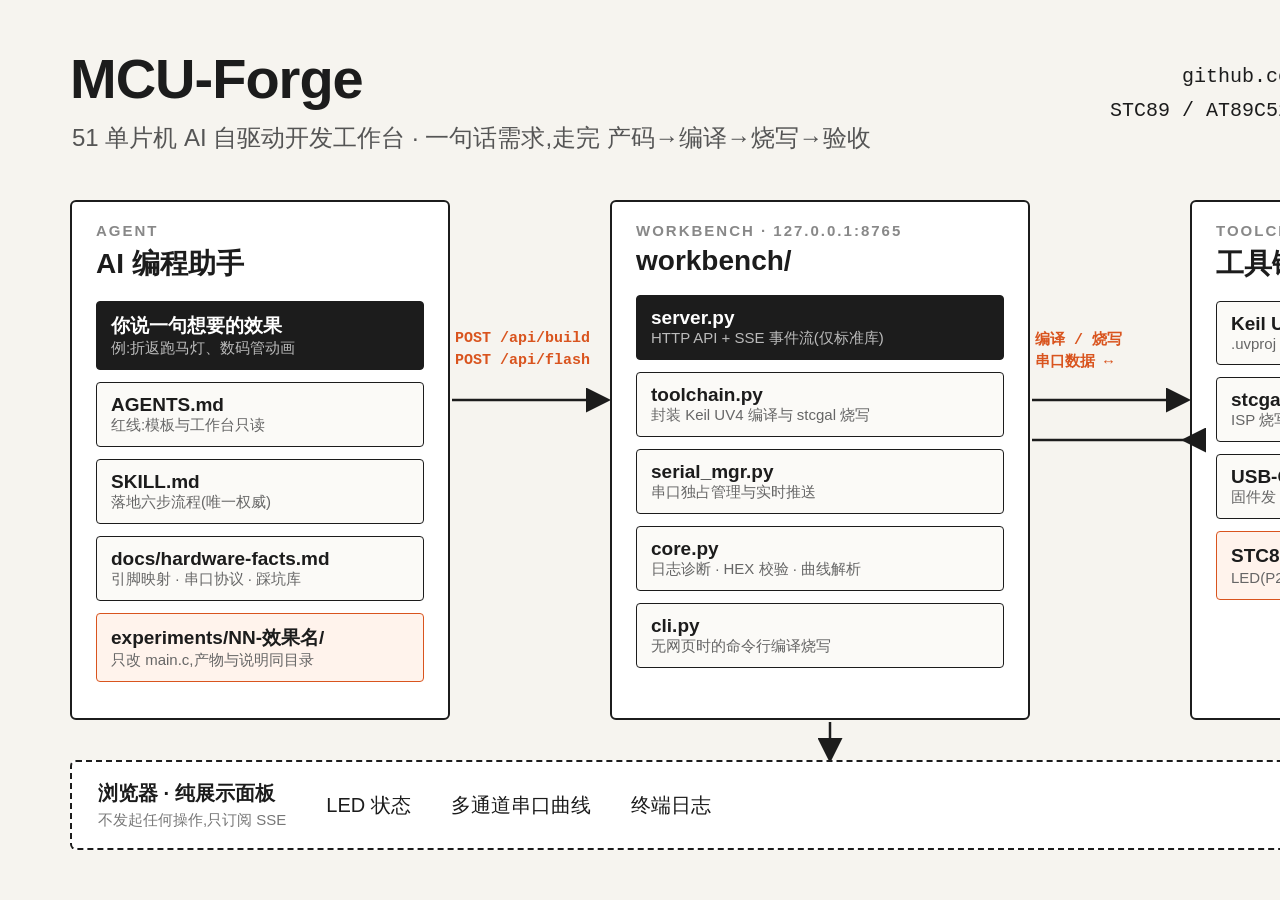
<file: docs/architecture.html>
<!doctype html><html><head><meta charset="utf-8"><style>
*{box-sizing:border-box;margin:0}
body{width:1600px;height:900px;background:#f6f4ef;font-family:"Microsoft YaHei","Segoe UI",sans-serif;color:#1c1c1c;position:relative;overflow:hidden}
.t{position:absolute;left:70px;top:46px;font-size:56px;font-weight:800;letter-spacing:-1px}
.s{position:absolute;left:72px;top:122px;font-size:24px;color:#555}
.col{position:absolute;top:200px;height:520px;border:2px solid #1c1c1c;border-radius:6px;background:#fff;padding:20px 24px}
.col h3{font-size:15px;letter-spacing:2px;color:#888;font-weight:600;margin-bottom:6px}
.col h2{font-size:28px;margin-bottom:18px}
.box{border:1.5px solid #1c1c1c;border-radius:4px;padding:11px 14px;margin-bottom:12px;background:#fbfaf7}
.box b{font-size:19px;display:block}
.box span{font-size:15px;color:#666}
.acc{background:#1c1c1c;color:#fff}.acc span{color:#bbb}
.org{border-color:#d9541e;background:#fff3ec}
code{font-family:Consolas,monospace;font-size:14px;color:#d9541e}
.bar{position:absolute;left:70px;top:760px;width:1460px;height:90px;border:2px dashed #1c1c1c;border-radius:6px;padding:16px 26px;font-size:20px;display:flex;align-items:center;gap:40px;background:#fff}
.bar small{font-size:15px;color:#777;display:block;margin-top:4px}
.lab{position:absolute;font-size:15px;color:#d9541e;font-family:Consolas,monospace;font-weight:600}
.ft{position:absolute;right:70px;top:60px;text-align:right;font-family:Consolas,monospace;font-size:20px;line-height:1.7}
</style></head><body>
<div class="t">MCU-Forge</div>
<div class="s">51 单片机 AI 自驱动开发工作台 · 一句话需求,走完 产码→编译→烧写→验收</div>
<div class="ft">github.com/2077fake/MCU-Forge<br>STC89 / AT89C52 · Keil C51 · stcgal</div>

<div class="col" style="left:70px;width:380px"><h3>AGENT</h3><h2>AI 编程助手</h2>
<div class="box acc"><b>你说一句想要的效果</b><span>例:折返跑马灯、数码管动画</span></div>
<div class="box"><b>AGENTS.md</b><span>红线:模板与工作台只读</span></div>
<div class="box"><b>SKILL.md</b><span>落地六步流程(唯一权威)</span></div>
<div class="box"><b>docs/hardware-facts.md</b><span>引脚映射 · 串口协议 · 踩坑库</span></div>
<div class="box org"><b>experiments/NN-效果名/</b><span>只改 main.c,产物与说明同目录</span></div>
</div>

<div class="col" style="left:610px;width:420px"><h3>WORKBENCH · 127.0.0.1:8765</h3><h2>workbench/</h2>
<div class="box acc"><b>server.py</b><span>HTTP API + SSE 事件流(仅标准库)</span></div>
<div class="box"><b>toolchain.py</b><span>封装 Keil UV4 编译与 stcgal 烧写</span></div>
<div class="box"><b>serial_mgr.py</b><span>串口独占管理与实时推送</span></div>
<div class="box"><b>core.py</b><span>日志诊断 · HEX 校验 · 曲线解析</span></div>
<div class="box"><b>cli.py</b><span>无网页时的命令行编译烧写</span></div>
</div>

<div class="col" style="left:1190px;width:340px"><h3>TOOLCHAIN &amp; HARDWARE</h3><h2>工具链与板卡</h2>
<div class="box"><b>Keil UV4 / C51</b><span>.uvproj → .hex</span></div>
<div class="box"><b>stcgal</b><span>ISP 烧写 (-P stc89)</span></div>
<div class="box"><b>USB-CH340 · 9600-8N1</b><span>固件发 <code>v: 1,2,3</code> 一行一采样</span></div>
<div class="box org"><b>STC89 开发板</b><span>LED(P2) · 数码管 · 11.0592MHz</span></div>
</div>

<div class="lab" style="left:455px;top:330px">POST /api/build</div>
<div class="lab" style="left:455px;top:352px">POST /api/flash</div>
<div class="lab" style="left:1035px;top:330px">编译 / 烧写</div>
<div class="lab" style="left:1035px;top:352px">串口数据 ↔</div>
<svg style="position:absolute;left:0;top:0" width="1600" height="900">
<defs><marker id="a" markerWidth="10" markerHeight="10" refX="8" refY="5" orient="auto"><path d="M0,0 L10,5 L0,10 z" fill="#1c1c1c"/></marker></defs>
<g stroke="#1c1c1c" stroke-width="2.5" fill="none" marker-end="url(#a)">
<line x1="452" y1="400" x2="606" y2="400"/><line x1="1032" y1="400" x2="1186" y2="400"/>
<line x1="830" y1="722" x2="830" y2="758"/></g>
<g stroke="#1c1c1c" stroke-width="2.5" fill="none" marker-start="url(#a)"><line x1="1186" y1="440" x2="1032" y2="440"/></g>
</svg>
<div class="bar"><div><b>浏览器 · 纯展示面板</b><small>不发起任何操作,只订阅 SSE</small></div><div>LED 状态</div><div>多通道串口曲线</div><div>终端日志</div><div style="margin-left:auto;color:#d9541e;font-weight:700">验收 = 用户看得见</div></div>
</body></html>
</file>
